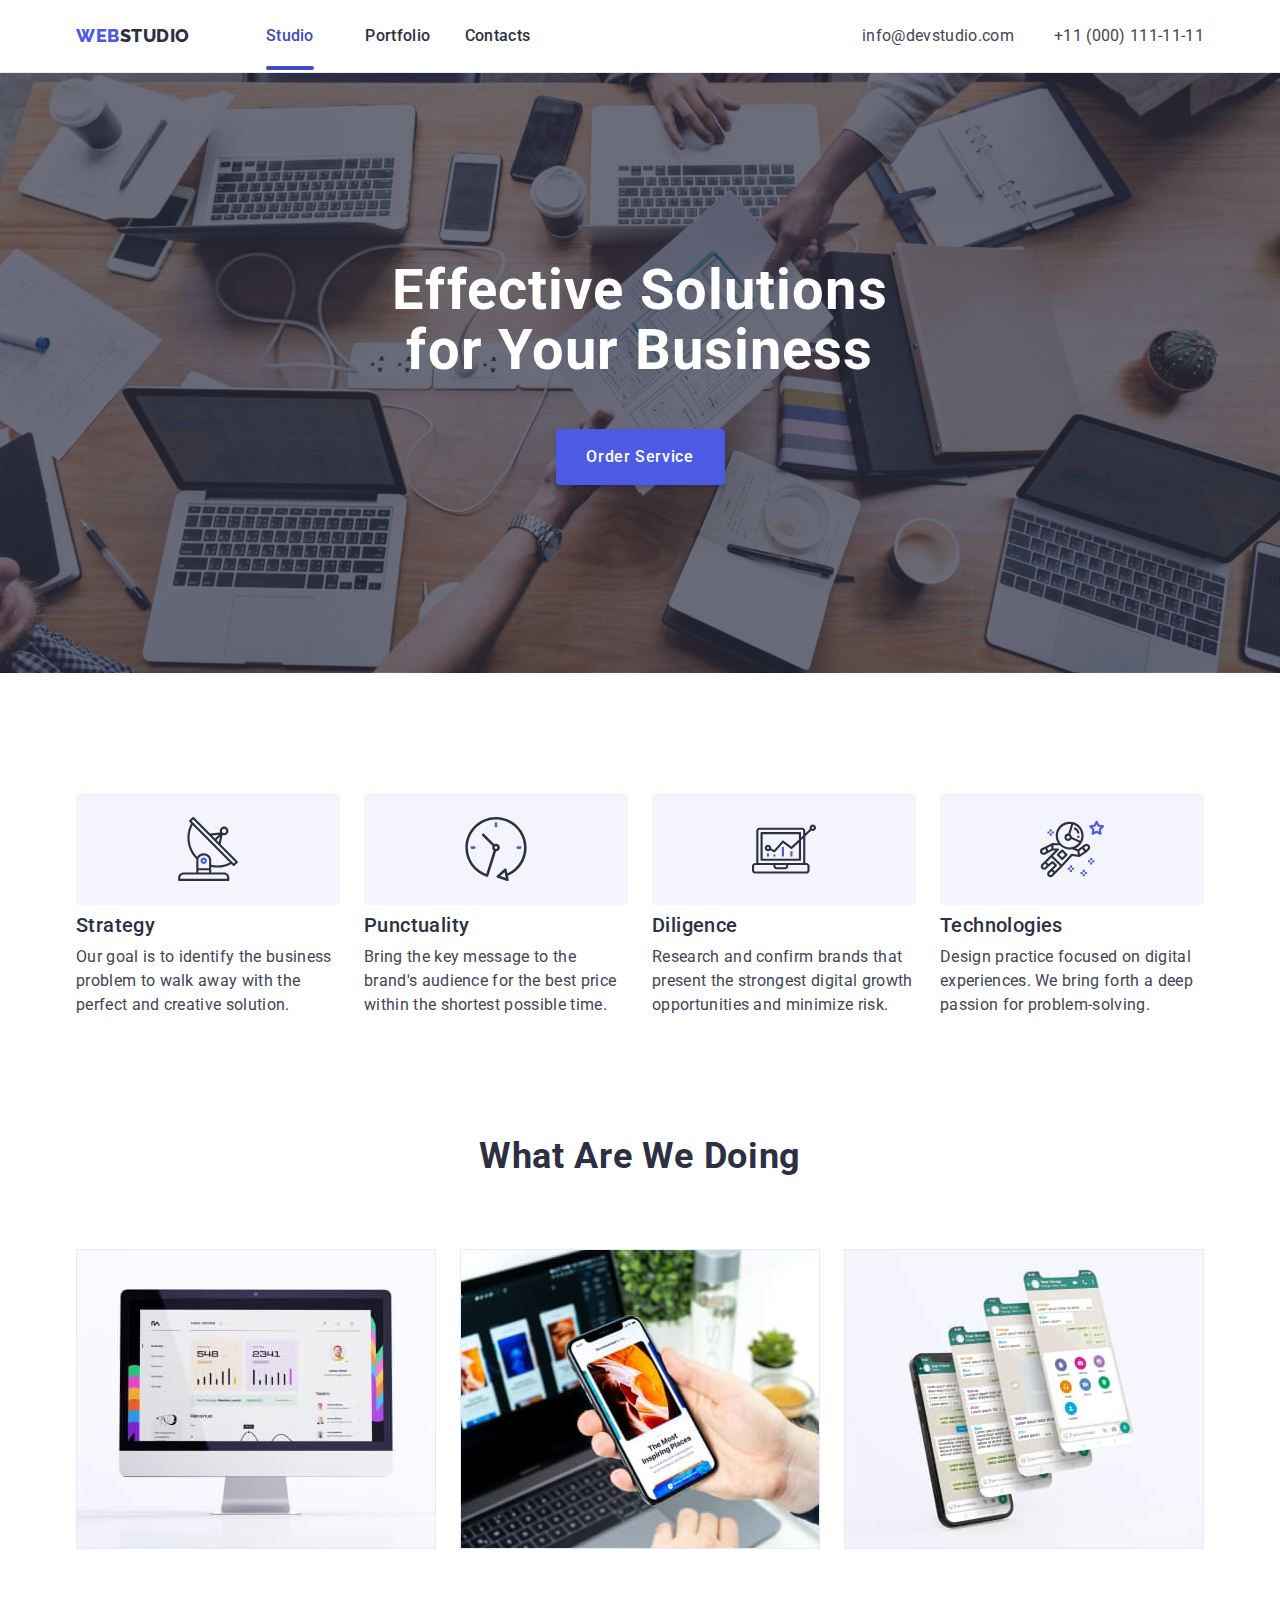
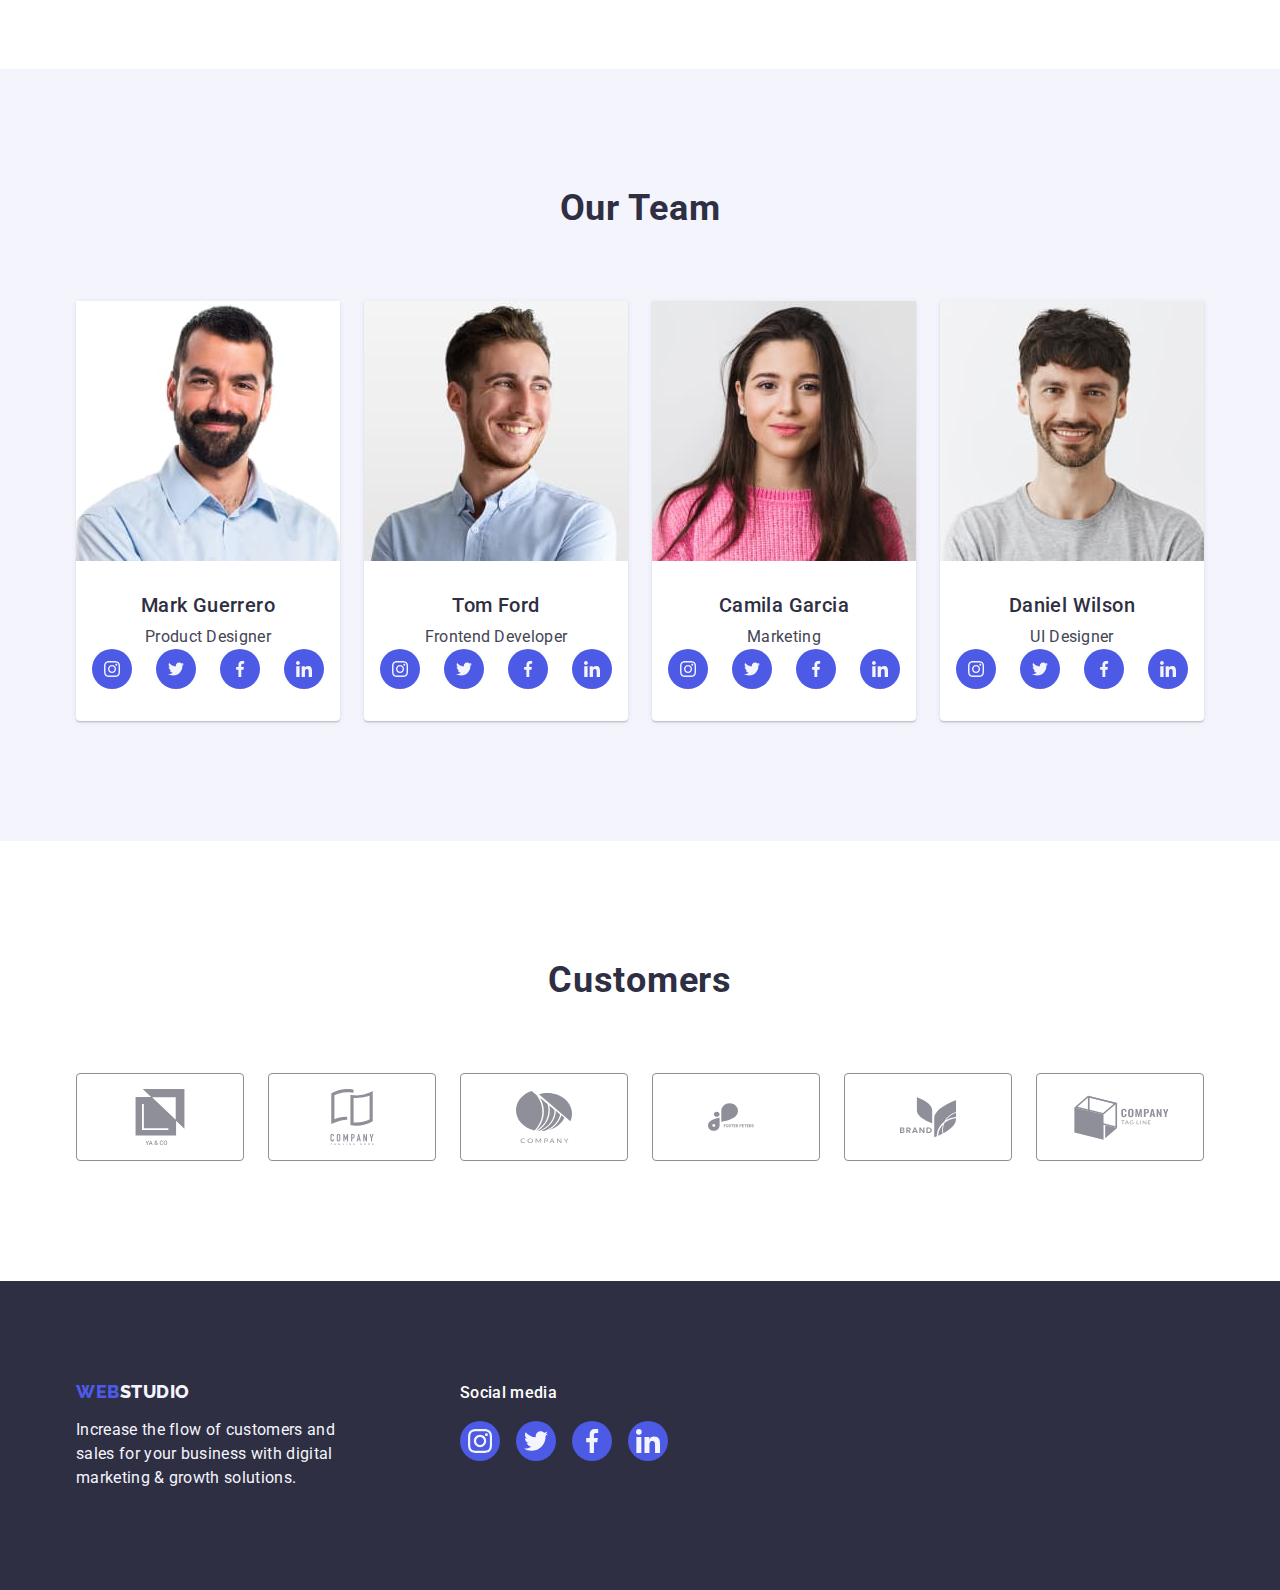
<file: index.html>
<!DOCTYPE html>
<html lang="en">

<head>
    <meta charset="UTF-8">
    <meta name="viewport" content="width=device-width, initial-scale=1.0">

    <link rel="stylesheet" href="https://cdnjs.cloudflare.com/ajax/libs/modern-normalize/2.0.0/modern-normalize.min.css"
        integrity="sha512-4xo8blKMVCiXpTaLzQSLSw3KFOVPWhm/TRtuPVc4WG6kUgjH6J03IBuG7JZPkcWMxJ5huwaBpOpnwYElP/m6wg=="
        crossorigin="anonymous" referrerpolicy="no-referrer" />

    <link rel="stylesheet" href="https://cdn.jsdelivr.net/npm/modern-normalize@1.1.0/modern-normalize.min.css">
    <link rel="stylesheet" href="./css/styles.css">

    <link rel="preconnect" href="https://fonts.googleapis.com">
    <link rel="preconnect" href="https://fonts.gstatic.com" crossorigin>
    <link href="https://fonts.googleapis.com/css2?family=Roboto:wght@400;500;700;900&display=swap" rel="stylesheet">
    <link rel="preconnect" href="https://fonts.googleapis.com">
    <link rel="preconnect" href="https://fonts.gstatic.com" crossorigin>
    <link href="https://fonts.googleapis.com/css2?family=Raleway:wght@800&display=swap" rel="stylesheet">

    <title>Document</title>

</head>

<body>

    <header class="header">
        <div class="header-container container">
            <nav class="header-navigation">
                <a class="header-logo link" href="./index.html">Web<span class="header-logo-ditails">Studio</span></a>
                <ul class="header-navigation-list list">
                    <li class="header-navigation-item">
                        <a class="header-navigation-link current link" href="./index.html">Studio</a>
                    </li>
                    <li class="header-navigation-item">
                        <a class="header-navigation-link link" href="./portfolio.html">Portfolio</a>
                    </li>
                    <li class="header-navigation-item">
                        <a class="header-navigation-link link" href="">Contacts</a>
                    </li>
                </ul>
            </nav>

            <address class="header-address">
                <ul class="header-address-list list">
                    <li class="header-address-item"><a class="header-address-link link"
                            href="mailto:info@devstudio.com">info@devstudio.com</a><br />
                    </li>
                    <li class="header-address-item"><a class="header-address-link link" href="tel:+110001111111">+11
                            (000)
                            111-11-11</a><br /></li>
                </ul>
            </address>

        </div>
    </header>
    <main class="main">
        <!-- ?section-1 -->
        <section class="first-section">
            <div class="container">
                <h1 class="first-title">Effective Solutions
                    for Your Business</h1>
                <button class="first-section-button" data-modal-open type="button">Order Service</button>
            </div>
        </section>
        <!--? section-2 -->
        <section class="goals-section">
            <div class="container">
                <h2 class="visually-hidden">goals</h2>
                <ul class="goals-section-list list">
                    <li class="goals-section-item">
                        <div class="goals-icon-container">
                            <svg width="64" height="64">
                                <use href="./images/icons.svg#icon-strategy"></use>
                            </svg>
                        </div>
                        <h3 class="goals-section-title">Strategy</h3>
                        <p class="goals-section-text">
                            Our goal is to identify the business
                            problem to walk away with the perfect and creative solution.
                        </p>
                    </li>
                    <li class="goals-section-item">
                        <div class="goals-icon-container">
                            <svg width="64" height="64">
                                <use href="./images/icons.svg#icon-punctuality"></use>
                            </svg>
                        </div>
                        <h3 class="goals-section-title">Punctuality</h3>
                        <p class="goals-section-text">
                            Bring the key message to the brand's audience for the best price within the shortest
                            possible time.
                        </p>

                    </li>
                    <li class="goals-section-item">

                        <div class="goals-icon-container">
                            <svg width="64" height="64">
                                <use href="./images/icons.svg#icon-deligens"></use>
                            </svg>
                        </div>

                        <h3 class="goals-section-title">Diligence</h3>
                        <p class="goals-section-text">
                            Research and confirm brands that present the strongest digital growth opportunities and
                            minimize
                            risk.
                        </p>

                    </li>
                    <li class="goals-section-item">

                        <div class="goals-icon-container">
                            <svg width="64" height="64">
                                <use href="./images/icons.svg#icon-technologies"></use>
                            </svg>
                        </div>


                        <h3 class="goals-section-title">Technologies</h3>
                        <p class="goals-section-text">
                            Design practice focused on digital experiences. We bring forth a deep passion for
                            problem-solving.
                        </p>

                    </li>
                </ul>
            </div>
        </section>
        <!--? section-3 -->
        <section class="doing-section">
            <div class="container">
                <h2 class="doing-section-title">What are we doing</h2>
                <ul class="doing-section-list list">
                    <li class="doing-section-item"><img src="./images/doing1.jpg" width="360" alt="computer-screen">
                    </li>
                    <li class="doing-section-item"><img src="./images/doing2.jpg" width="360" alt="phone-screen"></li>
                    <li class="doing-section-item"><img src="./images/doing3.jpg" width="360" alt="phone"></li>
                </ul>
            </div>
        </section>
        <!-- ?section-4 -->
        <section class="team-section">
            <div class="container">
                <h2 class="team-section-title">Our Team</h2>
                <ul class="team-section-list list">
                    <li class="team-section-item"><img src="./images/team1.jpg" width="264" alt="man">
                        <div class="team-employee-information">
                            <h3 class="team-third-title">Mark Guerrero</h3>
                            <p class="team-section-text">Product Designer</p>
                            <ul class="socials-icon-list list">
                                <li class="socials-icon-item">
                                    <a class="socials-icon-link" href="">
                                        <svg class="socials-icon-team" width="16" height="16">
                                            <use href="./images/icons.svg#icon-instagram2"></use>
                                        </svg>
                                    </a>
                                </li>
                                <li class="socials-icon-item">
                                    <a class="socials-icon-link" href="">
                                        <svg class="socials-icon-team" width="16" height="16">
                                            <use href="./images/icons.svg#icon-twitter2"></use>
                                        </svg>
                                    </a>
                                </li>
                                <li class="socials-icon-item">
                                    <a class="socials-icon-link" href="">
                                        <svg class="socials-icon-team" width="16" height="16">
                                            <use href="./images/icons.svg#icon-facebook3"></use>
                                        </svg>
                                    </a>
                                </li>
                                <li class="socials-icon-item">
                                    <a class="socials-icon-link" href="">
                                        <svg class="socials-icon-team" width="16" height="16">
                                            <use href="./images/icons.svg#icon-linkedin2"></use>
                                        </svg>
                                    </a>
                                </li>
                            </ul>
                        </div>
                    </li>
                    <li class="team-section-item"><img src="./images/team2.jpg" width="264" alt="man">
                        <div class="team-employee-information">
                            <h3 class="team-third-title">Tom Ford</h3>
                            <p class="team-section-text">Frontend Developer</p>
                            <ul class="socials-icon-list list">
                                <li class="socials-icon-item">
                                    <a class="socials-icon-link" href="">
                                        <svg class="socials-icon-team" width="16" height="16">
                                            <use href="./images/icons.svg#icon-instagram2"></use>
                                        </svg>
                                    </a>
                                </li>
                                <li class="socials-icon-item">
                                    <a class="socials-icon-link" href="">
                                        <svg class="socials-icon-team" width="16" height="16">
                                            <use href="./images/icons.svg#icon-twitter2"></use>
                                        </svg>
                                    </a>
                                </li>
                                <li class="socials-icon-item">
                                    <a class="socials-icon-link" href="">
                                        <svg class="socials-icon-team" width="16" height="16">
                                            <use href="./images/icons.svg#icon-facebook3"></use>
                                        </svg>
                                    </a>
                                </li>
                                <li class="socials-icon-item">
                                    <a class="socials-icon-link" href="">
                                        <svg class="socials-icon-team" width="16" height="16">
                                            <use href="./images/icons.svg#icon-linkedin2"></use>
                                        </svg>
                                    </a>
                                </li>
                            </ul>
                        </div>
                    </li>
                    <li class="team-section-item"><img src="./images/team3.jpg" width="264" alt="woman">
                        <div class="team-employee-information">
                            <h3 class="team-third-title">Camila Garcia</h3>
                            <p class="team-section-text">Marketing</p>
                            <ul class="socials-icon-list list">
                                <li class="socials-icon-item">
                                    <a class="socials-icon-link" href="">
                                        <svg class="socials-icon-team" width="16" height="16">
                                            <use href="./images/icons.svg#icon-instagram2"></use>
                                        </svg>
                                    </a>
                                </li>
                                <li class="socials-icon-item">
                                    <a class="socials-icon-link" href="">
                                        <svg class="socials-icon-team" width="16" height="16">
                                            <use href="./images/icons.svg#icon-twitter2"></use>
                                        </svg>
                                    </a>
                                </li>
                                <li class="socials-icon-item">
                                    <a class="socials-icon-link" href="">
                                        <svg class="socials-icon-team" width="16" height="16">
                                            <use href="./images/icons.svg#icon-facebook3"></use>
                                        </svg>
                                    </a>
                                </li>
                                <li class="socials-icon-item">
                                    <a class="socials-icon-link" href="">
                                        <svg class="socials-icon-team" width="16" height="16">
                                            <use href="./images/icons.svg#icon-linkedin2"></use>
                                        </svg>
                                    </a>
                                </li>
                            </ul>
                        </div>
                    </li>
                    <li class="team-section-item"><img src="./images/team4.jpg" width="264" alt="man">
                        <div class="team-employee-information">
                            <h3 class="team-third-title">Daniel Wilson</h3>
                            <p class="team-section-text">UI Designer</p>
                            <ul class="socials-icon-list list">
                                <li class="socials-icon-item">
                                    <a class="socials-icon-link" href="">
                                        <svg class="socials-icon-team" width="16" height="16">
                                            <use href="./images/icons.svg#icon-instagram2"></use>
                                        </svg>
                                    </a>
                                </li>
                                <li class="socials-icon-item">
                                    <a class="socials-icon-link" href="">
                                        <svg class="socials-icon-team" width="16" height="16">
                                            <use href="./images/icons.svg#icon-twitter2"></use>
                                        </svg>
                                    </a>
                                </li>
                                <li class="socials-icon-item">
                                    <a class="socials-icon-link" href="">
                                        <svg class="socials-icon-team" width="16" height="16">
                                            <use href="./images/icons.svg#icon-facebook3"></use>
                                        </svg>
                                    </a>
                                </li>
                                <li class="socials-icon-item">
                                    <a class="socials-icon-link" href="">
                                        <svg class="socials-icon-team" width="16" height="16">
                                            <use href="./images/icons.svg#icon-linkedin2"></use>
                                        </svg>
                                    </a>
                                </li>
                            </ul>
                        </div>
                    </li>
                </ul>
            </div>
        </section>
        <!-- ?section-5 -->
        <section class=" customers-section">
            <div class="customers-container container">
                <h2 class="customers-title">Customers</h2>
                <ul class="customers-list list">
                    <li class="customers-item"><a class="customers-link" href="">
                            <svg class="customers-icon" width="104" height="56">
                                <use href="./images/icons.svg#icon-yaco"></use>
                            </svg>
                        </a></li>
                    <li class="customers-item"><a class="customers-link" href="">
                            <svg class="customers-icon" width="104" height="56">
                                <use href="./images/icons.svg#icon-company"></use>
                            </svg>
                        </a></li>
                    <li class="customers-item"><a class="customers-link" href="">
                            <svg class="customers-icon" width="104" height="56">
                                <use href="./images/icons.svg#icon-compane2"></use>
                            </svg>
                        </a></li>
                    <li class="customers-item"><a class="customers-link" href="">
                            <svg class="customers-icon" width="104" height="56">
                                <use href="./images/icons.svg#icon-foster-peters"></use>
                            </svg>
                        </a></li>
                    <li class="customers-item"><a class="customers-link" href="">
                            <svg class="customers-icon" width="104" height="56">
                                <use href="./images/icons.svg#icon-brand"></use>
                            </svg>
                        </a></li>
                    <li class="customers-item"><a class="customers-link" href="">
                            <svg class="customers-icon" width="104" height="56">
                                <use href="./images/icons.svg#icon-Logonew"></use>
                            </svg>
                        </a></li>
                </ul>
            </div>
        </section>
    </main>
    <footer class="footer-page">
        <div class="footer-container-general container">
            <div class="footer-container">
                <a class="footer-logo link" href="./index.html">Web<span class="footer-logo-ditails">Studio</span></a>

                <p class="text-footer">Increase the flow of customers and sales for your business with digital marketing
                    &
                    growth solutions.</p>
            </div>
            <div class="socials-footer-container">
                <p class="socials-footer-text">Social media</p>
                <ul class="socials-footer-list list">
                    <li class="socials-footer-item"><a class="socials-link" href=""> <svg class="socials-icon"
                                width="24" height="24">
                                <use href="./images/icons.svg#icon-instagram"></use>
                            </svg></a>
                    </li>
                    <li class="socials-footer-item"><a class="socials-link" href=""><svg class="socials-icon" width="24"
                                height="24">
                                <use href="./images/icons.svg#icon-twetter"></use>
                            </svg></a>
                    </li>
                    <li class="socials-footer-item"><a class="socials-link" href=""><svg class="socials-icon" width="24"
                                height="24">
                                <use href="./images/icons.svg#icon-facebook"></use>
                            </svg></a>
                    </li>
                    <li class="socials-footer-item"><a class="socials-link" href=""><svg class="socials-icon" width="24"
                                height="24">
                                <use href="./images/icons.svg#icon-linkedin"></use>
                            </svg></a></li>
                </ul>
            </div>
        </div>

    </footer>
    <div class="backdrop is-hidden" data-modal>
        <div class="modal">
            <button class="btn-modal" data-modal-close type="button">
                <svg class="icon-close" width="8" height="8">
                    <use href="./images/icons.svg#icon-close-black"></use>
                </svg>
            </button>

        </div>
    </div>
    <script src="./js/modal.js"></script>
</body>

</html>
</file>
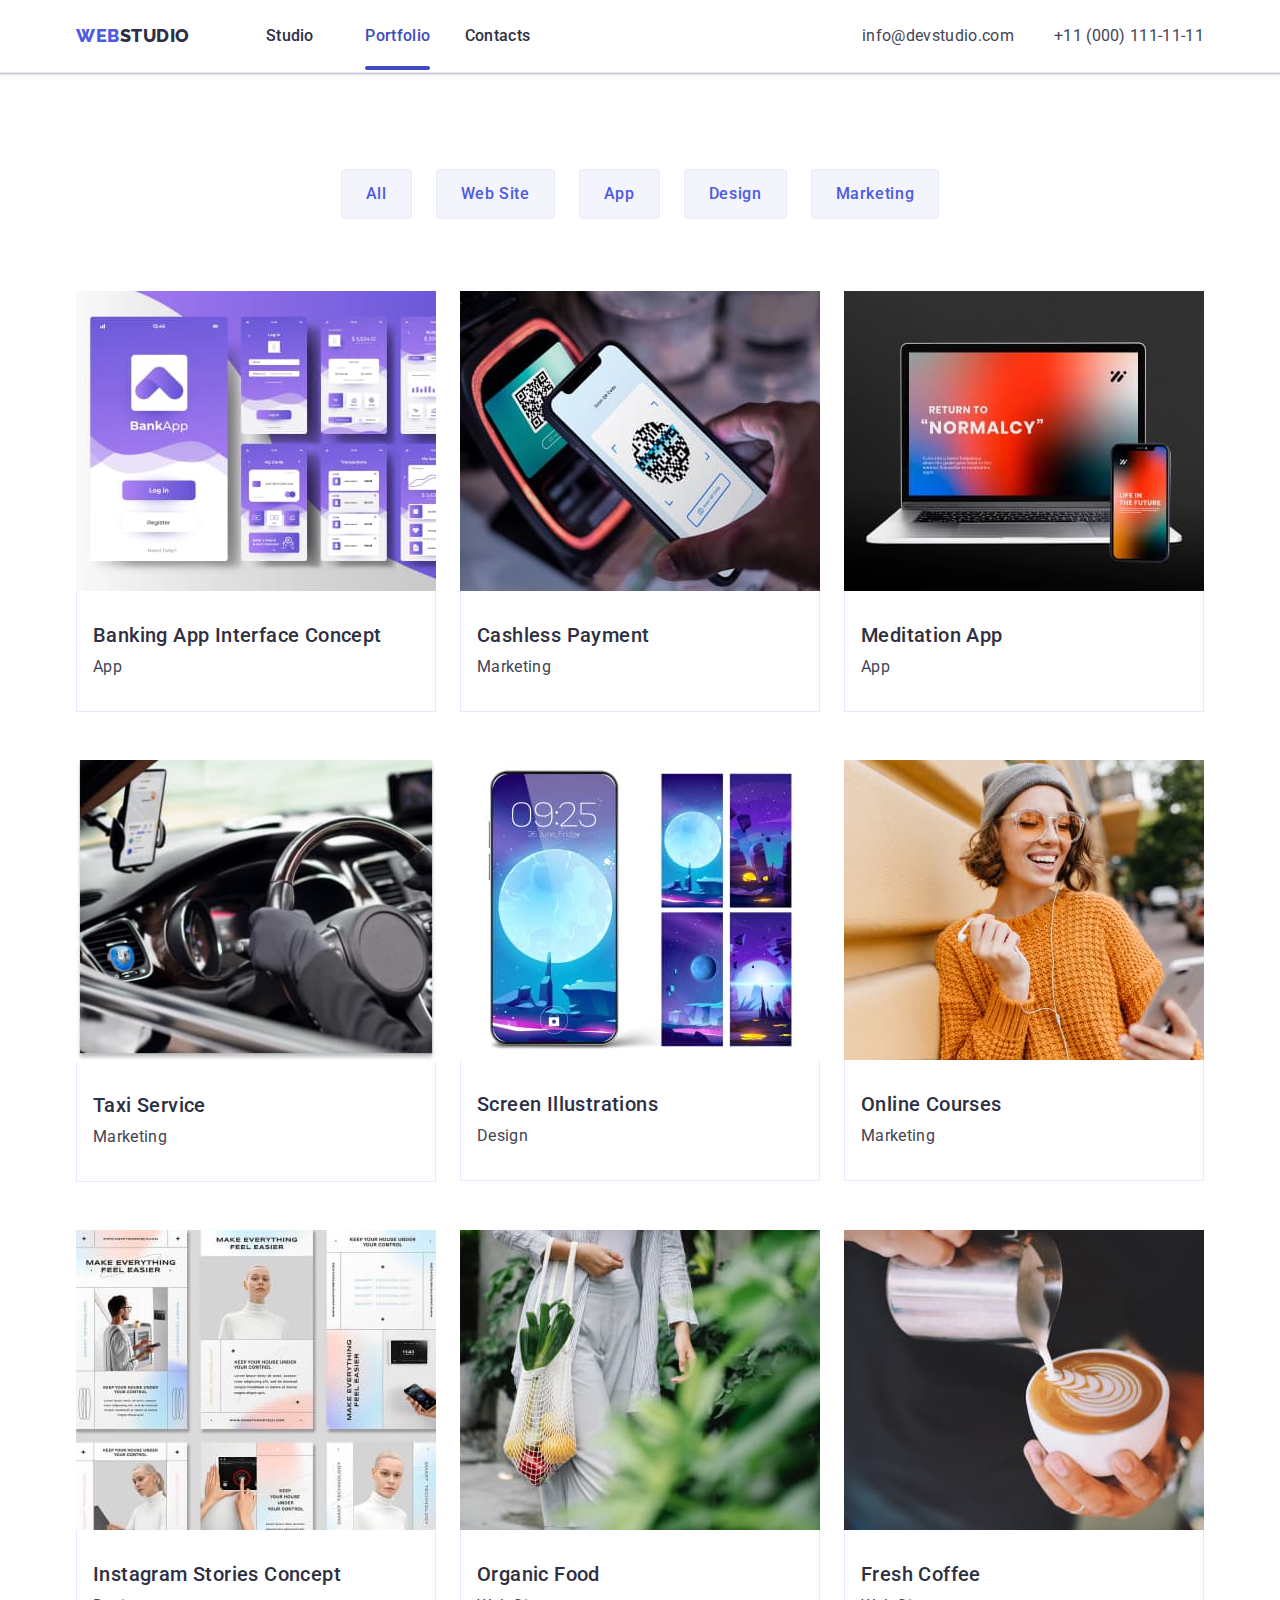
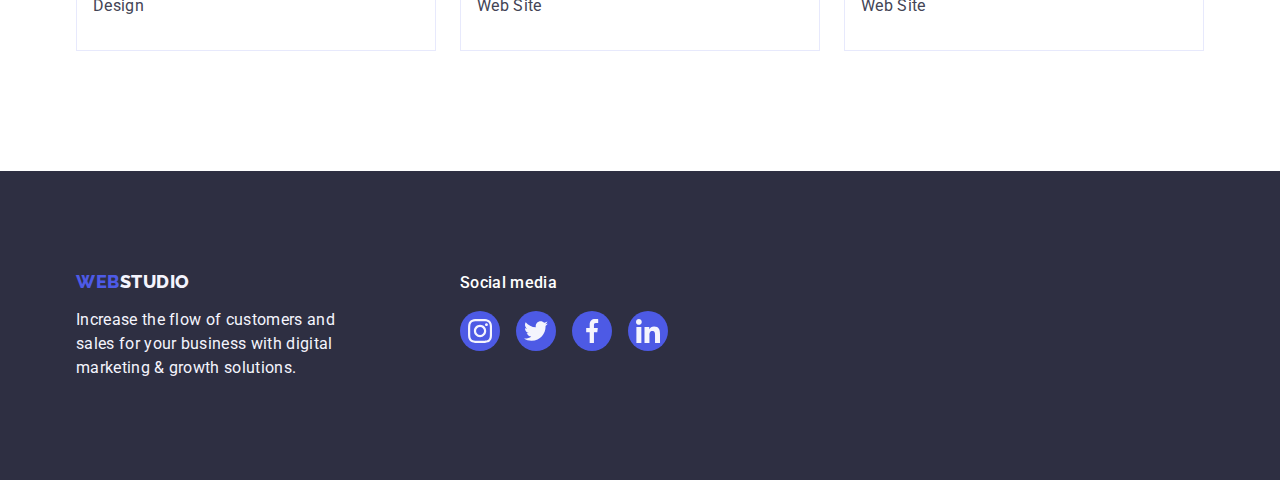
<file: portfolio.html>
<!DOCTYPE html>
<html lang="en">

<head>
    <meta charset="UTF-8">
    <meta name="viewport" content="width=device-width, initial-scale=1.0">

    <link rel="stylesheet" href="https://cdnjs.cloudflare.com/ajax/libs/modern-normalize/2.0.0/modern-normalize.min.css"
        integrity="sha512-4xo8blKMVCiXpTaLzQSLSw3KFOVPWhm/TRtuPVc4WG6kUgjH6J03IBuG7JZPkcWMxJ5huwaBpOpnwYElP/m6wg=="
        crossorigin="anonymous" referrerpolicy="no-referrer" />

    <link rel="stylesheet" href="https://cdn.jsdelivr.net/npm/modern-normalize@1.1.0/modern-normalize.min.css">
    <link rel="stylesheet" href="./css/styles.css">

    <link rel="preconnect" href="https://fonts.googleapis.com">
    <link rel="preconnect" href="https://fonts.gstatic.com" crossorigin>
    <link href="https://fonts.googleapis.com/css2?family=Roboto:wght@400;500;700;900&display=swap" rel="stylesheet">
    <link rel="preconnect" href="https://fonts.googleapis.com">
    <link rel="preconnect" href="https://fonts.gstatic.com" crossorigin>
    <link href="https://fonts.googleapis.com/css2?family=Raleway:wght@800&display=swap" rel="stylesheet">

    <title>Document</title>

<body>
    <header class="header">
        <div class="header-container container">
            <nav class="header-navigation">
                <a class="header-logo link" href="./index.html">Web<span class="header-logo-ditails">Studio</span></a>
                <ul class="header-navigation-list list">
                    <li class="header-navigation-item">
                        <a class="header-navigation-link link" href="./index.html">Studio</a>
                    </li>
                    <li class="header-navigation-item">
                        <a class="header-navigation-link current link" href="./portfolio.html">Portfolio</a>
                    </li>
                    <li class="header-navigation-item">
                        <a class="header-navigation-link link" href="">Contacts</a>
                    </li>
                </ul>
            </nav>

            <address class="header-address">
                <ul class="header-address-list list">
                    <li class="header-address-item"><a class="header-address-link link"
                            href="mailto:info@devstudio.com">info@devstudio.com</a><br />
                    </li>
                    <li class="header-address-item"><a class="header-address-link link" href="tel:+110001111111">+11
                            (000)
                            111-11-11</a><br /></li>
                </ul>
            </address>

        </div>
    </header>
    <main class="portfolio-main">
        <section class="portfolio-section">
            <div class="container">
                <h1 class="visually-hidden">Title</h1>
                <ul class="portfolio-lict-button list">
                    <li class="portfolio-item-button"><button class="portfolio-button" type="button">All</button></li>
                    <li class="portfolio-item-button"><button class="portfolio-button" type="button">Web Site</button>
                    </li>
                    <li class="portfolio-item-button"><button class="portfolio-button" type="button">App</button></li>
                    <li class="portfolio-item-button"><button class="portfolio-button" type="button">Design</button>
                    </li>
                    <li class="portfolio-item-button"><button class="portfolio-button" type="button">Marketing</button>
                    </li>
                </ul>

                <ul class="portfolio-list list">
                    <li class="portfolio-item"><a class="portfolio-link link" href="">
                            <div class="portfolio-cover">
                                <img src="./images/portfolio1.jpg" alt="Interface Concept" width="360">
                                <p class="portfolio-cover-text">14 Stylish and User-Friendly App Design Concepts · Task
                                    Manager App · Calorie Tracker
                                    App · Exotic Fruit Ecommerce App ·
                                    Cloud Storage App</p>
                            </div>


                            <div class="portfolio-item-iformation">
                                <h2 class="title-second-portfolio">Banking App Interface Concept</h2>
                                <p class="text-page-portfolio">App</p>
                            </div>
                        </a>
                    </li>
                    <li class="portfolio-item"><a class="portfolio-link link" href="">
                            <div class="portfolio-cover">
                                <img src="./images/portfolio2.jpg" alt="Cashless Payment" width="360">
                                <p class="portfolio-cover-text">14 Stylish and User-Friendly App Design Concepts · Task
                                    Manager App · Calorie Tracker
                                    App · Exotic Fruit Ecommerce App ·
                                    Cloud Storage App</p>
                            </div>
                            <div class="portfolio-item-iformation">
                                <h2 class="title-second-portfolio">Cashless Payment</h2>
                                <p class="text-page-portfolio">Marketing</p>
                            </div>
                        </a>
                    </li>
                    <li class="portfolio-item"><a class="portfolio-link link" href="">
                            <div class="portfolio-cover">
                                <img src="./images/portfolio3.jpg" alt="Laptop" width="360">
                                <p class="portfolio-cover-text">14 Stylish and User-Friendly App Design Concepts · Task
                                    Manager App · Calorie Tracker
                                    App · Exotic Fruit Ecommerce App ·
                                    Cloud Storage App</p>
                            </div>
                            <div class="portfolio-item-iformation">
                                <h2 class="title-second-portfolio">Meditation App</h2>
                                <p class="text-page-portfolio">App</p>
                            </div>
                        </a>
                    </li>
                    <li class="portfolio-item"><a class="portfolio-link link" href="">
                            <div class="portfolio-cover">
                                <img src="./images/portfolio4.jpg" alt="Steering wheel" width="360">
                                <p class="portfolio-cover-text">14 Stylish and User-Friendly App Design Concepts · Task
                                    Manager App · Calorie Tracker
                                    App · Exotic Fruit Ecommerce App ·
                                    Cloud Storage App</p>
                            </div>
                            <div class="portfolio-item-iformation">
                                <h2 class="title-second-portfolio">Taxi Service</h2>
                                <p class="text-page-portfolio">Marketing</p>
                            </div>
                        </a>
                    </li>
                    <li class="portfolio-item"><a class="portfolio-link link" href="">
                            <div class="portfolio-cover">
                                <img src="./images/portfolio5.jpg" alt="Phone screen" width="360">
                                <p class="portfolio-cover-text">14 Stylish and User-Friendly App Design Concepts · Task
                                    Manager App · Calorie Tracker
                                    App · Exotic Fruit Ecommerce App ·
                                    Cloud Storage App</p>
                            </div>
                            <div class="portfolio-item-iformation">
                                <h2 class="title-second-portfolio">Screen Illustrations</h2>
                                <p class="text-page-portfolio">Design</p>
                            </div>
                        </a>
                    </li>
                    <li class="portfolio-item"><a class="portfolio-link link" href="">
                            <div class="portfolio-cover">
                                <img src="./images/portfolio6.jpg" alt="Woman" width="360">
                                <p class="portfolio-cover-text">14 Stylish and User-Friendly App Design Concepts · Task
                                    Manager App · Calorie Tracker
                                    App · Exotic Fruit Ecommerce App ·
                                    Cloud Storage App</p>
                            </div>
                            <div class="portfolio-item-iformation">
                                <h2 class="title-second-portfolio">Online Courses</h2>
                                <p class="text-page-portfolio">Marketing</p>
                            </div>
                        </a>
                    </li>
                    <li class="portfolio-item"><a class="portfolio-link link" href="">
                            <div class="portfolio-cover">
                                <img src="./images/portfolio7.jpg" alt="Instagram Stories Concept" width="360">
                                <p class="portfolio-cover-text">14 Stylish and User-Friendly App Design Concepts · Task
                                    Manager App · Calorie Tracker
                                    App · Exotic Fruit Ecommerce App ·
                                    Cloud Storage App</p>
                            </div>
                            <div class="portfolio-item-iformation">
                                <h2 class="title-second-portfolio">Instagram Stories Concept</h2>
                                <p class="text-page-portfolio">Design</p>
                            </div>
                        </a>
                    </li>
                    <li class="portfolio-item"><a class="portfolio-link link" href="">
                            <div class="portfolio-cover">
                                <img src="./images/portfolio8.jpg" alt="Organic Food" width="360">
                                <p class="portfolio-cover-text">14 Stylish and User-Friendly App Design Concepts · Task
                                    Manager App · Calorie Tracker
                                    App · Exotic Fruit Ecommerce App ·
                                    Cloud Storage App</p>
                            </div>
                            <div class="portfolio-item-iformation">
                                <h2 class="title-second-portfolio">Organic Food</h2>
                                <p class="text-page-portfolio">Web Site</p>
                            </div>
                        </a>
                    </li>
                    <li class="portfolio-item"><a class="portfolio-link link" href="">
                            <div class="portfolio-cover">
                                <img src="./images/portfolio9.jpg" alt="Coffee" width="360">
                                <p class="portfolio-cover-text">14 Stylish and User-Friendly App Design Concepts · Task
                                    Manager App · Calorie Tracker
                                    App · Exotic Fruit Ecommerce App ·
                                    Cloud Storage App</p>
                            </div>
                            <div class="portfolio-item-iformation">
                                <h2 class="title-second-portfolio">Fresh Coffee</h2>
                                <p class="text-page-portfolio">Web Site</p>
                            </div>
                        </a>
                    </li>
                </ul>
            </div>
        </section>




    </main>
    <footer class="footer-page">
        <div class="footer-container-general container">
            <div class="footer-container">
                <a class="footer-logo link" href="./index.html">Web<span class="footer-logo-ditails">Studio</span></a>

                <p class="text-footer">Increase the flow of customers and sales for your business with digital marketing
                    &
                    growth solutions.</p>
            </div>
            <div class="socials-footer-container">
                <p class="socials-footer-text">Social media</p>
                <ul class="socials-footer-list list">
                    <li class="socials-footer-item"><a class="socials-link" href=""> <svg class="socials-icon"
                                width="24" height="24">
                                <use href="./images/icons.svg#icon-instagram"></use>
                            </svg></a>
                    </li>
                    <li class="socials-footer-item"><a class="socials-link" href=""><svg class="socials-icon" width="24"
                                height="24">
                                <use href="./images/icons.svg#icon-twetter"></use>
                            </svg></a>
                    </li>
                    <li class="socials-footer-item"><a class="socials-link" href=""><svg class="socials-icon" width="24"
                                height="24">
                                <use href="./images/icons.svg#icon-facebook"></use>
                            </svg></a>
                    </li>
                    <li class="socials-footer-item"><a class="socials-link" href=""><svg class="socials-icon" width="24"
                                height="24">
                                <use href="./images/icons.svg#icon-linkedin"></use>
                            </svg></a></li>
                </ul>
            </div>
        </div>

    </footer>
</body>

</html>
</file>
<file: css/styles.css>
body {
    font-family: "Roboto", sans-serif;
    color: #434455;
    background-color: var(--Background-color-page);
}

.visually-hidden {
    position: absolute;
    width: 1px;
    height: 1px;
    margin: -1px;
    border: 0;
    padding: 0;

    white-space: nowrap;
    clip-path: inset(100%);
    clip: rect(0 0 0 0);
    overflow: hidden;
}

:root {
    --Background-color-page: #FFFFFF;
    --Logo-color: #4d5ae5;
    --SpanLogoColor: #2e2f42;
    --NavListColor: #2e2f42;
    --contactsColor: #434455;
    --mainSectionBackground-color: #2e2f42;
    --title-thirdColor: #2e2f42;
    --text-pageColor: #434455;
    --title-secondColor: #2e2f42;
    --footer-pageBackgroundColor: #2e2f42;
    --text-footerColor: #F4F4FD;
    --portfolio-buttonColor: #4d5ae5;
    --portfolio-buttonBackgroundColor: #F4F4FD;
    --title-second-portfolioColor: #2e2f42;
    --text-page-portfolioColor: #434455;
    --border: #E7E9FC;
    --buttonColor: #4d5ae5;
    --white-social-text: #FFF;
    --socials-icon: #f4f4fd;
    --customers-link: #8E8F99;
    --ocean: #404BBF;
    --navyblue-modal: rgba(46, 47, 66, 0.40);
    --dairy: #FCFCFC;
    --socials-icon-team: #f4f4fd;
    --portfolio-cover-text: #F4F4FD;
}

.link {
    text-decoration: none;
}

.link:hover {
    color: #404bbf;
}

.link:focus {
    color: #404bbf;
}


.list {
    list-style: none;
}

img {
    display: block;
}

p,
h1,
h2,
h3,
h4,
h5,
h6 {
    margin-top: 0;
    margin-bottom: 0;
}

ul,
ol {
    padding-left: 0;
    margin-top: 0;
    margin-bottom: 0;
}

.container {
    width: 1158px;
    margin: 0 auto;
    padding-left: 15px;
    padding-right: 15px;
}


/**----------------------------------------------------------------------- Header */
.header {
    border-bottom: 1px solid var(--border, #E7E9FC);
    padding-top: 24px;
    padding-bottom: 24px;
    box-shadow: 0px 1px 6px 0px rgba(46, 47, 66, 0.08), 0px 1px 1px 0px rgba(46, 47, 66, 0.16), 0px 2px 1px 0px rgba(46, 47, 66, 0.08);
}

.header-container {
    display: flex;

}

.header-navigation {
    display: flex;
    align-items: center;
}


.header-logo {
    font-family: "Raleway", sans-serif;
    font-weight: 800;
    font-size: 18px;
    line-height: 1.17;
    letter-spacing: 0.03em;
    text-transform: uppercase;
    color: var(--Logo-color);
    margin-right: 76px;
}

.header-logo-ditails {
    color: var(--SpanLogoColor);
}

.header-navigation-list {
    display: flex;
    gap: 40px;
}

.header-navigation-item {
    width: calc((100% - 80px)/ 3);

}


.header-navigation-link {
    font-weight: 500;
    font-size: 16px;
    line-height: 1.5;
    letter-spacing: 0.02em;
    color: var(--NavListColor);
    padding-top: 24px;
    padding-bottom: 24px;
    position: relative;
    transition: color 250ms cubic-bezier(0.4, 0, 0.2, 1);


}

.current::after {
    content: '';
    position: absolute;
    height: 4px;
    left: 0;
    bottom: -1px;
    background-color: #404bbf;
    border-radius: 2px;
    width: 100%;



}

.current {
    color: #404bbf;
    transition: color 250ms cubic-bezier(0.4, 0, 0.2, 1);
}

.header-address {
    font-style: normal;
    display: flex;
    margin-left: auto;
}

.header-address-list {
    display: flex;
    gap: 40px;
}

.header-address-item {}

.header-address-link {
    font-size: 16px;
    line-height: 1.5;
    letter-spacing: 0.02em;
    color: var(--contactsColor, #434455);
    transition: 250ms cubic-bezier(0.4, 0, 0.2, 1);
    transition: color 250ms cubic-bezier(0.4, 0, 0.2, 1);
}

.main {}


/**-------------------------------------------------------------------Section 1 */
.first-section {
    background-color: var(--mainSectionBackground-color);
    padding: 188px 0;
    background-image: linear-gradient(rgba(46, 47, 66, 0.7), rgba(46, 47, 66, 0.7)),
        url(../images/people-office.jpg);
    background-repeat: no-repeat;
    background-position: center;
    background-size: cover;
    max-width: 1440px;
    margin: 0 auto;
}

.first-title {
    font-size: 56px;
    line-height: 1.07;
    text-align: center;
    letter-spacing: 0.02em;
    color: #ffffff;
    max-width: 496px;
    margin: 0 auto;
}

.first-section-button {
    background-color: var(--buttonColor);
    font-family: "Roboto", sans-serif;
    font-weight: 500;
    font-size: 16px;
    line-height: 1.5;
    letter-spacing: 0.04em;
    color: #ffffff;
    cursor: pointer;
    display: block;
    min-width: 169px;
    height: 56px;
    border: none;
    border-radius: 4px;
    cursor: pointer;
    margin: 0 auto;
    margin-top: 48px;
    box-shadow: 0px 4px 4px 0px rgba(0, 0, 0, 0.15);
    transition: background-color 250ms cubic-bezier(0.4, 0, 0.2, 1);



}

.first-section-button:hover {
    background-color: #404BBF;
}

.first-section-button:focus {
    background-color: #404BBF;
}

/**----------------------------------------------- Section 2 */
.goals-section {
    padding: 120px 0;
}

.goals-section-list {
    display: flex;
    justify-content: center;
    gap: 24px;


}

.goals-section-item {
    width: calc((100% - 72px) / 4);
}

.goals-icon-container {
    display: flex;
    align-items: center;
    justify-content: center;
    height: 112px;
    background-color: #f4f4fd;
    border-radius: 4px;
    margin-bottom: 8px;
}

.goals-section-title {
    font-weight: 500;
    font-size: 20px;
    line-height: 1.2;
    letter-spacing: 0.02em;
    color: var(--title-thirdColor);
    margin-bottom: 8px;

}

.goals-section-text {
    font-size: 16px;
    line-height: 1.5;
    letter-spacing: 0.02em;
    color: var(--text-pageColor);
}

/* .goals-icon {
    padding: 24px 100px;
    border-radius: 4px;
    background: var(--cloud, #F4F4FD);
    margin-bottom: 8px;
    display: inline-block;
    max-width: 264px;
    max-height: 112px;
} */

/**-------------------------------------------------------------------- Section 3 */
.doing-section {
    padding-bottom: 120px;
}

.doing-section-title {
    font-size: 36px;
    line-height: 1.11;
    text-align: center;
    letter-spacing: 0.02em;
    text-transform: capitalize;
    color: var(--title-secondColor);
    margin-bottom: 72px;
}

.doing-section-list {
    display: flex;
    gap: 24px;


}

.doing-section-item {
    width: calc((100% - 48px) / 3);
}

/**-------------------------------------------------------------------- Section 4 */
.team-section {
    background-color: #F4F4FD;
    padding: 120px 0;
}

.team-section-title {
    font-size: 36px;
    line-height: 1.11;
    text-align: center;
    letter-spacing: 0.02em;
    text-transform: capitalize;
    color: var(--title-secondColor);
    margin-bottom: 72px;
}

.team-section-list {
    display: flex;
    gap: 24px;
}

.team-section-item {
    background-color: #FFFFFF;
    border-radius: 0px 0px 4px 4px;
    width: calc((100% - 72px) / 4);
    box-shadow: 0px 2px 1px 0px rgba(46, 47, 66, 0.08), 0px 1px 1px 0px rgba(46, 47, 66, 0.16), 0px 1px 6px 0px rgba(46, 47, 66, 0.08);
}

.team-employee-information {
    padding: 32px 0;
}

.team-third-title {
    font-weight: 500;
    font-size: 20px;
    line-height: 1.2;
    letter-spacing: 0.02em;
    color: var(--title-thirdColor);
    text-align: center;
    margin-bottom: 8px;
}

.team-section-text {
    font-size: 16px;
    line-height: 1.5;
    letter-spacing: 0.02em;
    color: var(--text-pageColor);
    text-align: center;
}


.socials-icon-list {
    gap: 24px;
    display: flex;
    justify-content: center;
}

.socials-icon-item {
    width: calc((100% - 3 * 24px) / 4);
    width: 40px;
    height: 40px;
}

.socials-icon-link {
    width: 100%;
    height: 100%;
    background-color: #4d5ae5;
    border-radius: 50%;
    display: flex;
    align-items: center;
    justify-content: center;
    transition: background-color 250ms cubic-bezier(0.4, 0, 0.2, 1);
}

.socials-icon-team {
    fill: var(--socials-icon-team, #f4f4fd)
}

.socials-icon-link:hover {
    background-color: #404bbf;
}

.socials-icon-link:focus {
    background-color: #404bbf;

}

/** ------------------------------------------------------------Customers------------------- */
.customers-section {
    padding-top: 120px;
    padding-bottom: 120px;
}

.customers-container {}

.customers-title {
    color: var(--title-thirdColor, #2e2f42);
    font-size: 36px;
    line-height: 1.11;
    letter-spacing: 0.02em;
    text-transform: capitalize;
    margin-bottom: 72px;
    display: flex;
    justify-content: center;
}

.customers-list {
    display: flex;
    gap: 24px;
}

.customers-item {
    width: calc((100% - 120px) / 6);
    height: 88px;
}

.customers-link {
    width: 100%;
    height: 100%;
    border-radius: 4px;
    border: 1px solid var(--lightslate, #8E8F99);
    border-radius: 4px;
    display: flex;
    align-items: center;
    justify-content: center;
    color: var(--customers-link, #8E8F99);
    transition: border-color 250ms cubic-bezier(0.4, 0, 0.2, 1),
        color 250ms cubic-bezier(0.4, 0, 0.2, 1);
}

.customers-link:hover {
    color: #404bbf;
    border-color: #404bbf;
}

.customers-link:focus {
    color: #404bbf;
    border-color: #404bbf;
}

.customers-icon {
    fill: currentColor;
}





/**----------------------------------------------------------------------- Footer */

.footer-page {
    background-color: var(--footer-pageBackgroundColor);
    padding: 100px 0;
}

.footer-container-general {
    display: flex;
    align-items: baseline;
}

.footer-container {
    margin-right: 120px
}

.footer-logo {
    font-family: "Raleway",
        sans-serif;
    font-weight: 800;
    font-size: 18px;
    line-height: 1.17;
    letter-spacing: 0.03em;
    text-transform: uppercase;
    color: var(--Logo-color);
    margin-bottom: 16px;
    display: inline-block;
}

.footer-logo-ditails {
    color: #f4f4fd;
}

.text-footer {
    line-height: 1.5;
    color: var(--text-footerColor);
    letter-spacing: 0.02em;
    max-width: 264px;
}

.socials-footer-text {
    color: var(--white-social-text, #FFF);
    font-size: 16px;
    font-weight: 500;
    line-height: 1.5;
    letter-spacing: 0.02em;
    margin-bottom: 16px;
}

.socials-footer-list {
    display: flex;
    gap: 16px;
}

.socials-footer-item {

    width: 40px;
    height: 40px;

}

.socials-icon {
    fill: var(--socials-icon, #f4f4fd)
}

.socials-link {
    width: 100%;
    height: 100%;
    display: flex;
    align-items: center;
    justify-content: center;
    border-radius: 50%;
    background-color: var(--buttonColor);
    transition: background-color 250ms cubic-bezier(0.4, 0, 0.2, 1);
}

.socials-link:hover {
    background-color: #31d0aa;
}

.socials-link:focus {
    background-color: #31d0aa;
}



/**---------------------------------- ---------------------------------Portfolio */
.portfolio-main {}

.portfolio-section {

    padding-top: 96px;
    padding-bottom: 120px;
}

.portfolio-lict-button {
    display: flex;
    justify-content: center;
    gap: 24px;
    margin-bottom: 72px;
}

.portfolio-item-button {}

.portfolio-button {
    font-family: "Roboto", sans-serif;
    font-weight: 500;
    font-size: 16px;
    line-height: 1.5;
    letter-spacing: 0.04em;
    color: var(--portfolio-buttonColor);
    cursor: pointer;
    background-color: var(--portfolio-buttonBackgroundColor);
    border-radius: 4px;
    padding: 12px 24px;
    border: none;
    border: 1px solid var(--border, #E7E9FC);
    transition: color 250ms cubic-bezier(0.4, 0, 0.2, 1),
        background-color 250ms cubic-bezier(0.4, 0, 0.2, 1),
        border-color 250ms cubic-bezier(0.4, 0, 0.2, 1),
        box-shadow 250ms cubic-bezier(0.4, 0, 0.2, 1);
}

.portfolio-button:hover {
    color: #FFFFFF;
    background-color: #404BBF;
    border: 1px solid transparent;
    box-shadow: 0px 3px 1px rgba(0, 0, 0, 0.1),
        0px 2px 1px rgba(0, 0, 0, 0.08),
        0px 2px 2px rgba(0, 0, 0, 0.12);
}

.portfolio-button:focus {
    color: #FFFFFF;
    background-color: #404BBF;
    border: 1px solid transparent;
    box-shadow: 0px 3px 1px rgba(0, 0, 0, 0.1),
        0px 2px 1px rgba(0, 0, 0, 0.08),
        0px 2px 2px rgba(0, 0, 0, 0.12);
}

.portfolio-list {
    display: flex;
    flex-wrap: wrap;
    column-gap: 24px;
    row-gap: 48px;
}

.portfolio-item {
    width: calc((100% - 48px) / 3);
    transition: box-shadow 250ms cubic-bezier(0.4, 0, 0.2, 1);

}

.portfolio-cover {
    position: relative;
    overflow: hidden;
}

.portfolio-link {
    display: block;
    transition: box-shadow 250ms cubic-bezier(0.4, 0, 0.2, 1);
}

.portfolio-link:hover {
    box-shadow: 0px 1px 6px rgba(46, 47, 66, 0.08),
        0px 1px 1px rgba(46, 47, 66, 0.16),
        0px 2px 1px rgba(46, 47, 66, 0.08);
}

.portfolio-link:focus {
    box-shadow: 0px 1px 6px rgba(46, 47, 66, 0.08),
        0px 1px 1px rgba(46, 47, 66, 0.16),
        0px 2px 1px rgba(46, 47, 66, 0.08);
}

.portfolio-link:hover .portfolio-cover-text {
    transform: translateY(0%);
}

.portfolio-link:focus .portfolio-cover-text {
    transform: translateY(0%);
}

.portfolio-cover-text {
    font-size: 16px;
    font-weight: 400;
    line-height: 1.5;
    letter-spacing: 0.02em;
    color: var(--portfolio-cover-text, #F4F4FD);
    background-color: #4D5AE5;
    position: absolute;
    top: 0;
    height: 100%;
    width: 100%;
    padding: 40px 32px;
    transition: transform 250ms cubic-bezier(0.4, 0, 0.2, 1);
    transform: translateY(100%);
}

.portfolio-item-iformation {
    padding: 32px 16px;
    border: 1px solid #e7e9fc;
    border-top: none;
}




.title-second-portfolio {
    font-weight: 500;
    font-size: 20px;
    line-height: 1.2;
    letter-spacing: 0.02em;
    color: var(--title-second-portfolioColor);
    margin-bottom: 8px;

}

.text-page-portfolio {
    font-size: 16px;
    line-height: 1.5;
    letter-spacing: 0.02em;
    color: var(--text-page-portfolioColor);

}

/* *-----------------------------------------------------------MODAL------------------------------------------------- */
.backdrop {
    position: fixed;
    width: 100%;
    height: 100%;
    background: var(--navyblue-modal, rgba(46, 47, 66, 0.40));
    top: 0;
    left: 0;
    transition: opacity 250ms cubic-bezier(0.4, 0, 0.2, 1), visibility 250ms cubic-bezier(0.4, 0, 0.2, 1);
}

.is-hidden {
    opacity: 0;
    visibility: hidden;
    pointer-events: none;
}

.modal {
    position: absolute;
    top: 50%;
    left: 50%;
    transform: translate(-50%, -50%) scale(1);
    width: 408px;
    min-height: 584px;
    border-radius: 4px;
    background: var(--dairy, #FCFCFC);
    box-shadow: 0px 2px 1px 0px rgba(0, 0, 0, 0.20), 0px 1px 3px 0px rgba(0, 0, 0, 0.12), 0px 1px 1px 0px rgba(0, 0, 0, 0.14);
    transition: transform 250ms cubic-bezier(0.4, 0, 0.2, 1);
}


.btn-modal {
    position: absolute;
    top: 24px;
    right: 24px;
    width: 24px;
    height: 24px;
    border-radius: 50%;
    display: flex;
    align-items: center;
    justify-content: center;
    background-color: #e7e9fc;
    border: 1px solid rgba(0, 0, 0, 0.1);
    padding: 0;
    cursor: pointer;
    transition: background-color 250ms cubic-bezier(0.4, 0, 0.2, 1), border 250ms cubic-bezier(0.4, 0, 0.2, 1);
}

.btn-modal:hover {
    background-color: #404bbf;
    border: none;
}

.btn-modal:focus {
    background-color: #404bbf;
    border: none;
}

.btn-modal:hover .icon-close {
    fill: #ffffff;
}

.btn-modal:focus .icon-close {
    fill: #ffffff;
}

.icon-close {
    transition: fill 250ms cubic-bezier(0.4, 0, 0.2, 1);
}


.is-hidden {
    opacity: 0;
    visibility: hidden;
    pointer-events: none;
}
</file>
